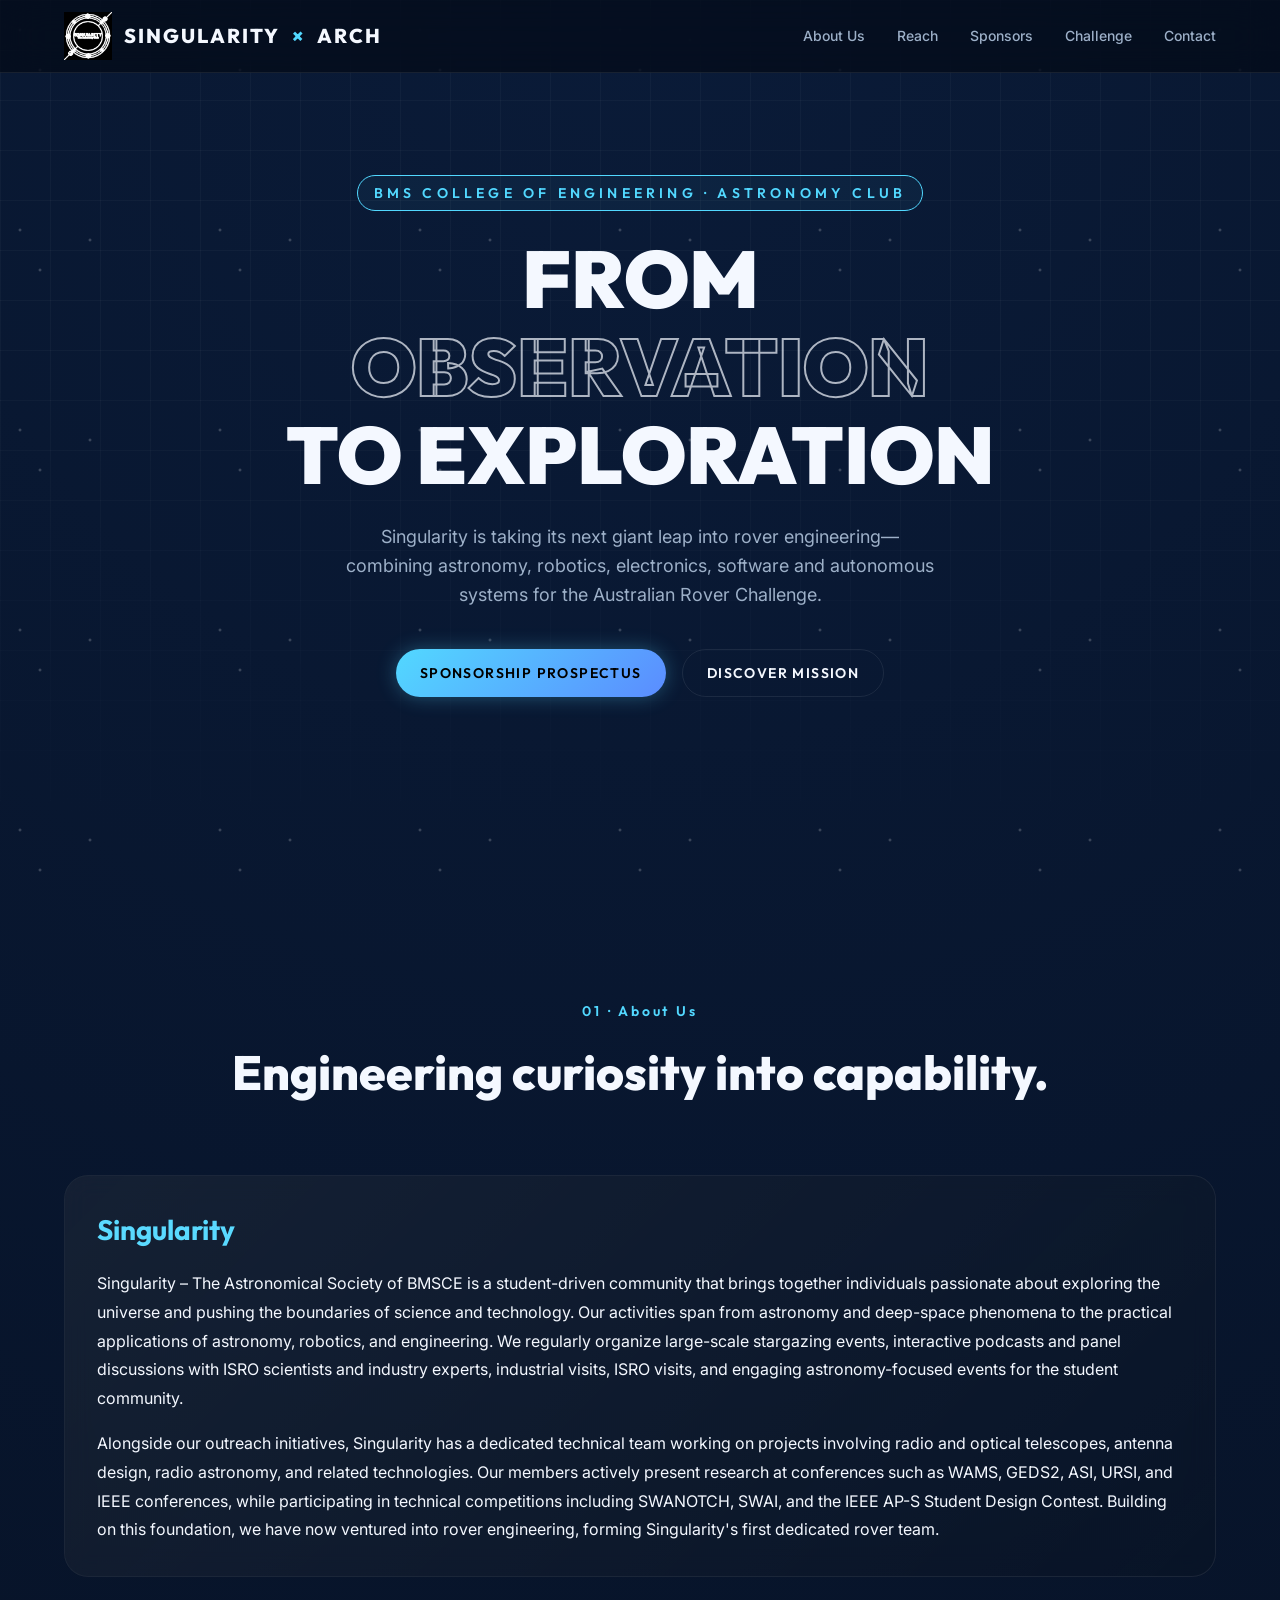
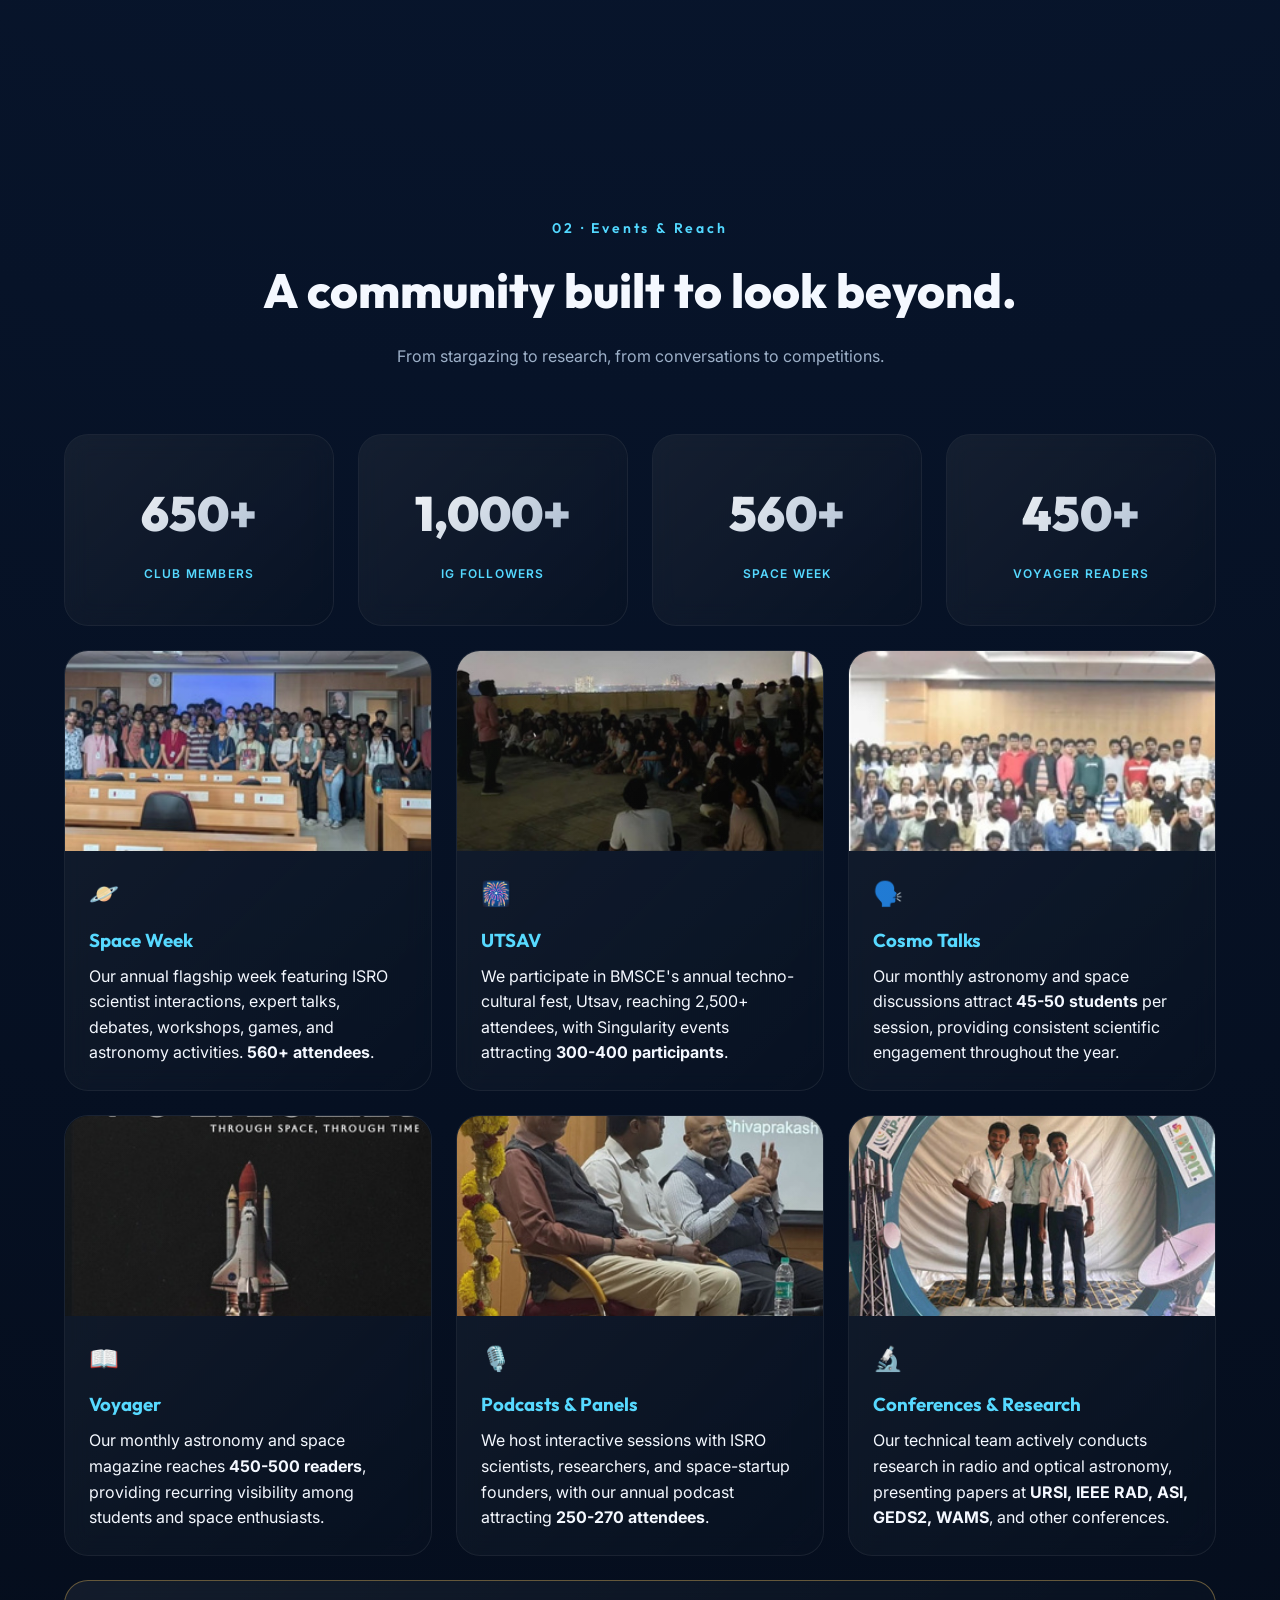
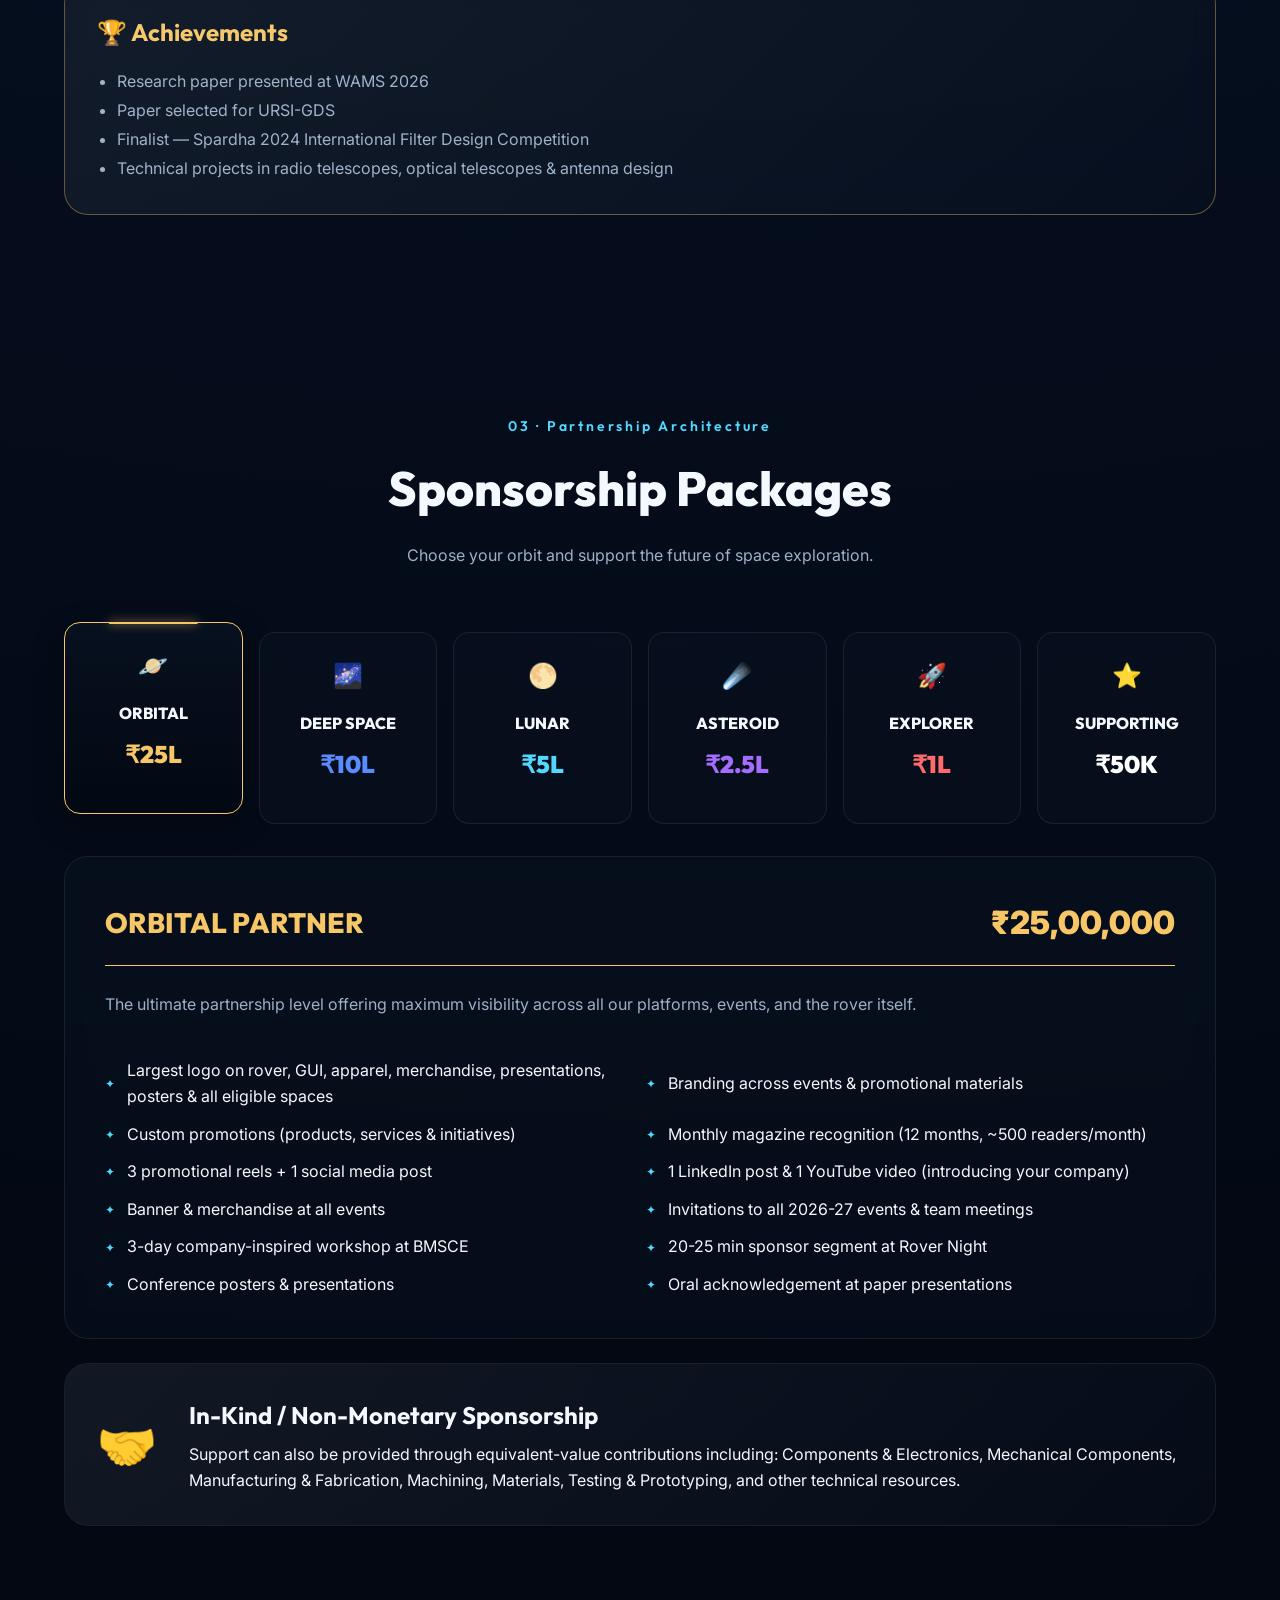
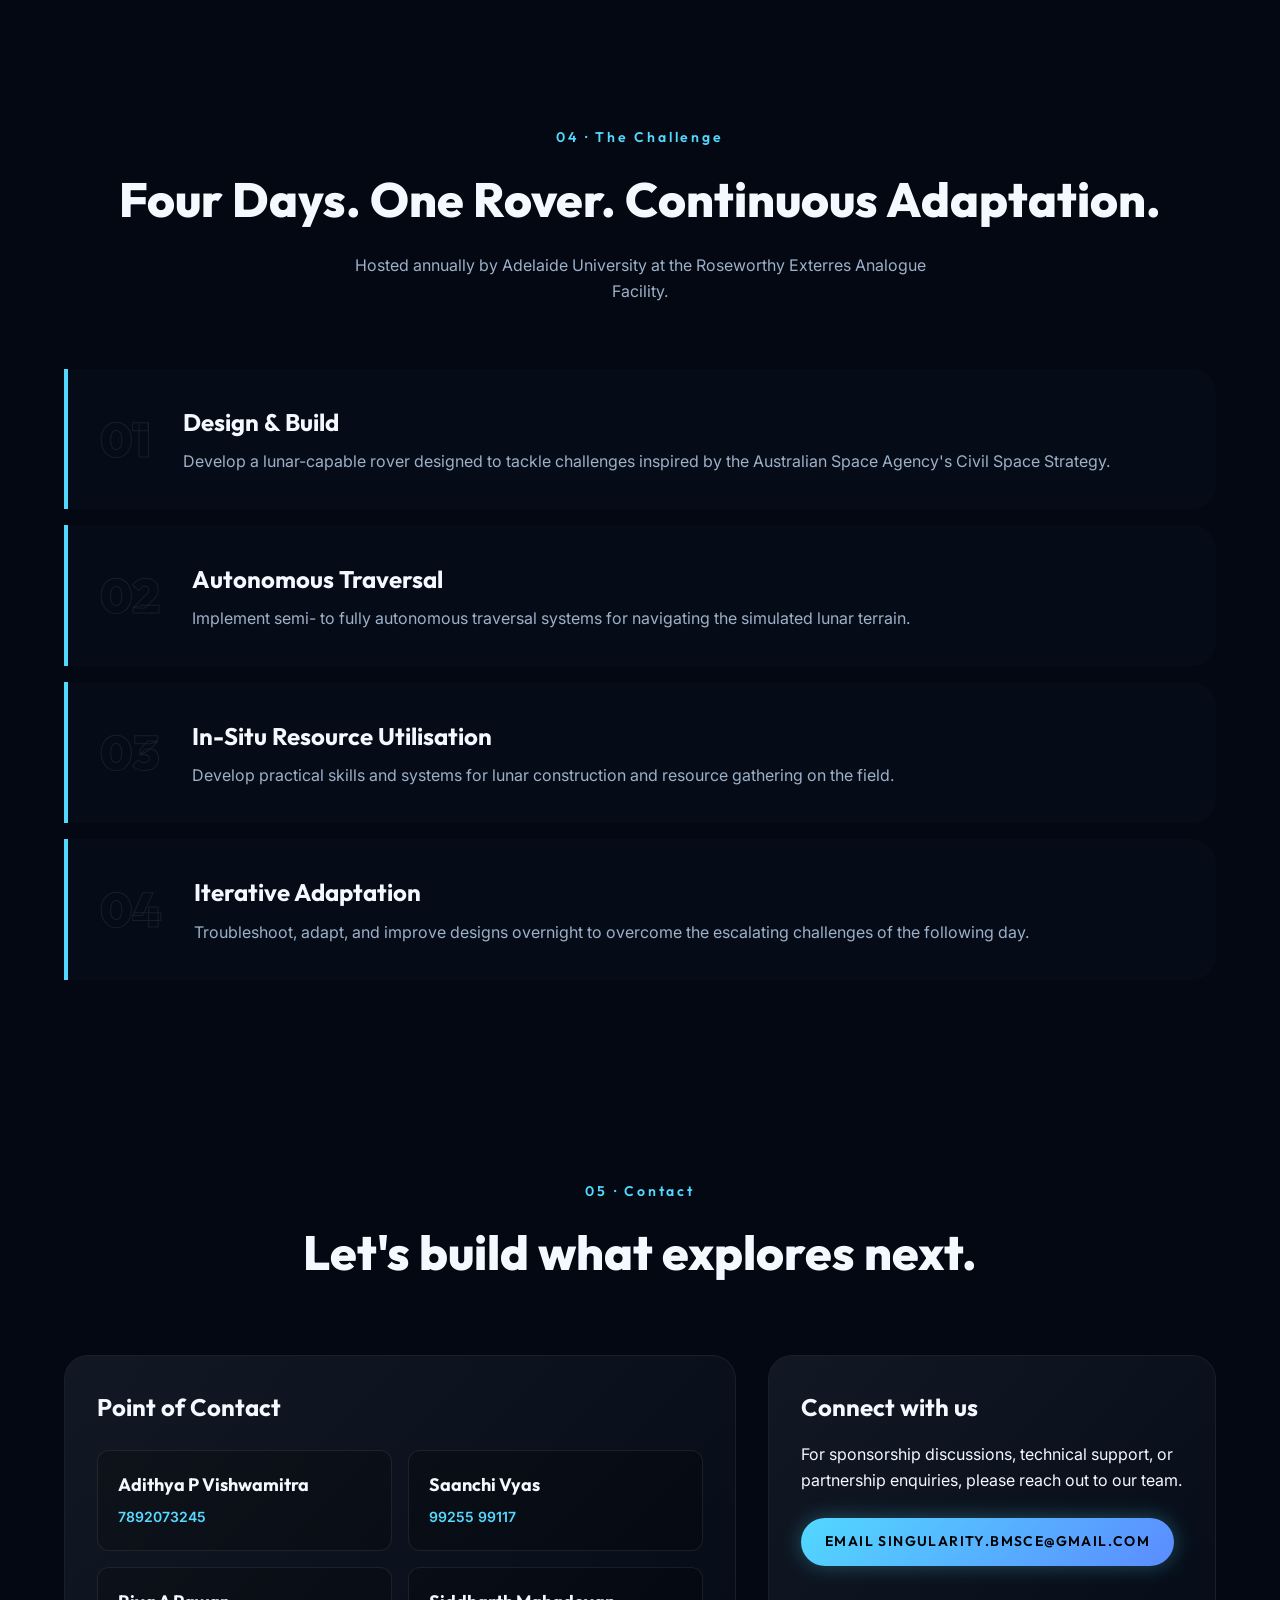
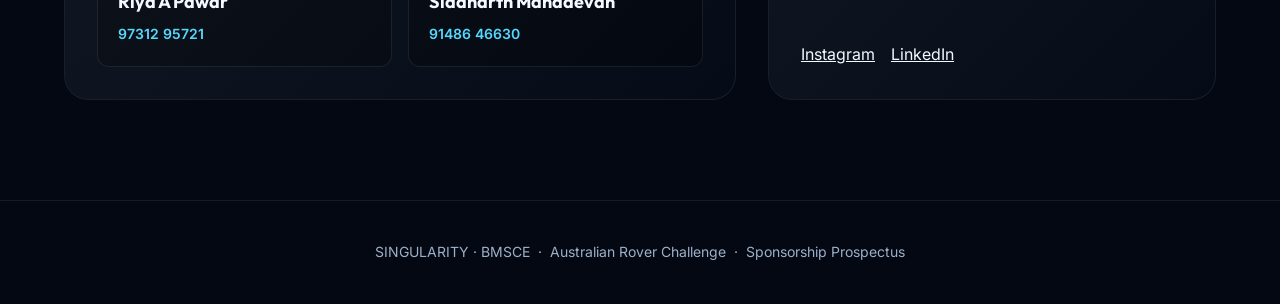
<file: singularity.html>
<!doctype html>
<html lang="en">
<head>
<meta charset="utf-8">
<meta name="viewport" content="width=device-width,initial-scale=1">
<title>Singularity × Australian Rover Challenge</title>
<link rel="preconnect" href="https://fonts.googleapis.com">
<link rel="preconnect" href="https://fonts.gstatic.com" crossorigin>
<link href="https://fonts.googleapis.com/css2?family=Outfit:wght@300;400;600;800;900&family=Inter:wght@300;400;500;600&display=swap" rel="stylesheet">
<style>
:root {
  --bg: #030812;
  --bg-gradient: radial-gradient(circle at 50% 0%, #0a1b38 0%, #030812 70%);
  --text: #f4f8ff;
  --muted: #9db0c8;
  --cyan: #52d8ff;
  --blue: #5b8cff;
  --violet: #a66cff;
  --gold: #f6c667;
  --red: #ff6b6b;
  --white: #ffffff;
  --line: rgba(255, 255, 255, 0.08);
  --glass: rgba(10, 20, 35, 0.4);
  --max: 1200px;
}
* { box-sizing: border-box; margin: 0; padding: 0; }
html { scroll-behavior: smooth; }
body { 
  background: var(--bg-gradient); 
  background-color: var(--bg);
  color: var(--text); 
  font-family: 'Inter', sans-serif; 
  line-height: 1.6;
  overflow-x: hidden;
}

/* Star background and grid */
body::before {
  content: "";
  position: fixed;
  inset: 0;
  pointer-events: none;
  background-image: 
    linear-gradient(rgba(255, 255, 255, 0.03) 1px, transparent 1px),
    linear-gradient(90deg, rgba(255, 255, 255, 0.03) 1px, transparent 1px);
  background-size: 50px 50px;
  z-index: -1;
  mask-image: linear-gradient(to bottom, black 40%, transparent 100%);
}
body::after {
  content: "";
  position: fixed;
  inset: 0;
  pointer-events: none;
  background: radial-gradient(2px 2px at 20px 30px, #ffffff, rgba(0,0,0,0)),
              radial-gradient(2px 2px at 40px 70px, #ffffff, rgba(0,0,0,0)),
              radial-gradient(2px 2px at 90px 40px, #ffffff, rgba(0,0,0,0));
  background-repeat: repeat;
  background-size: 200px 200px;
  opacity: 0.3;
  z-index: -2;
  animation: stars 100s linear infinite;
}
@keyframes stars {
  from { background-position: 0 0; }
  to { background-position: -1000px 1000px; }
}

h1, h2, h3, h4, .brand, .eyebrow {
  font-family: 'Outfit', sans-serif;
}
a { color: inherit; text-decoration: none; }
.wrap { max-width: var(--max); margin: 0 auto; padding: 0 24px; }

/* Navigation */
nav {
  position: fixed;
  top: 0; width: 100%; z-index: 50;
  background: rgba(3, 8, 18, 0.6);
  backdrop-filter: blur(20px);
  -webkit-backdrop-filter: blur(20px);
  border-bottom: 1px solid var(--line);
}
.nav { display: flex; align-items: center; justify-content: space-between; height: 72px; }
.brand { font-size: 20px; font-weight: 800; letter-spacing: 0.1em; text-transform: uppercase; }
.brand span { color: var(--cyan); }
.links { display: flex; gap: 32px; font-size: 14px; font-weight: 500; color: var(--muted); }
.links a { transition: color 0.3s ease; }
.links a:hover { color: var(--text); text-shadow: 0 0 10px rgba(255,255,255,0.3); }

/* Buttons */
.btn {
  display: inline-flex; align-items: center; justify-content: center;
  height: 48px; padding: 0 24px;
  border-radius: 24px; font-size: 14px; font-weight: 600; font-family: 'Outfit', sans-serif;
  text-transform: uppercase; letter-spacing: 0.1em;
  cursor: pointer; transition: all 0.3s ease;
  position: relative; overflow: hidden;
}
.btn::before {
  content: ''; position: absolute; top: 0; left: -100%; width: 100%; height: 100%;
  background: linear-gradient(90deg, transparent, rgba(255,255,255,0.2), transparent);
  transition: all 0.5s ease;
}
.btn:hover::before { left: 100%; }
.btn-primary {
  background: linear-gradient(135deg, var(--cyan), var(--blue));
  color: #000; border: none;
  box-shadow: 0 0 20px rgba(82, 216, 255, 0.3);
}
.btn-primary:hover { box-shadow: 0 0 30px rgba(82, 216, 255, 0.6); transform: translateY(-2px); }
.btn-outline {
  background: transparent; border: 1px solid var(--line); color: var(--text);
}
.btn-outline:hover { border-color: var(--cyan); color: var(--cyan); background: rgba(82, 216, 255, 0.05); }

/* Hero Section */
.hero { min-height: 100vh; display: flex; align-items: center; padding-top: 72px; position: relative; }
.hero-content { position: relative; z-index: 2; max-width: 800px; margin: 0 auto; text-align: center; }
.hero .eyebrow {
  display: inline-block; color: var(--cyan); font-size: 14px; font-weight: 600; letter-spacing: 0.3em;
  margin-bottom: 24px; padding: 6px 16px; border: 1px solid var(--cyan); border-radius: 20px;
  background: rgba(82, 216, 255, 0.05); text-transform: uppercase;
}
.hero h1 {
  font-size: clamp(40px, 8vw, 80px); line-height: 1.1; font-weight: 900; margin-bottom: 24px; text-transform: uppercase;
}
.hero h1 em {
  font-style: normal; color: transparent; -webkit-text-stroke: 2px var(--text); opacity: 0.7;
}
.hero p { font-size: 18px; color: var(--muted); max-width: 600px; margin: 0 auto 40px; }
.hero .actions { display: flex; gap: 16px; justify-content: center; }

/* Sections */
section { padding: 100px 0; position: relative; }
.section-head { text-align: center; margin-bottom: 64px; }
.section-head .eyebrow { color: var(--cyan); font-size: 14px; font-weight: 600; letter-spacing: 0.2em; margin-bottom: 12px; }
.section-head h2 { font-size: clamp(32px, 5vw, 48px); font-weight: 800; }
.section-head p { color: var(--muted); max-width: 600px; margin: 16px auto 0; }

/* Glassmorphism Cards */
.card {
  background: var(--glass);
  backdrop-filter: blur(12px);
  -webkit-backdrop-filter: blur(12px);
  border: 1px solid var(--line);
  border-radius: 24px;
  padding: 32px;
  transition: all 0.3s ease;
  position: relative;
  overflow: hidden;
}
.card:hover {
  transform: translateY(-5px);
  border-color: rgba(255, 255, 255, 0.2);
  box-shadow: 0 10px 30px rgba(0, 0, 0, 0.5);
}
.card::before {
  content: ''; position: absolute; top: 0; left: 0; width: 100%; height: 100%;
  background: linear-gradient(135deg, rgba(255,255,255,0.05) 0%, transparent 100%);
  pointer-events: none;
}

/* Grid Layouts */
.grid-2 { display: grid; grid-template-columns: repeat(2, 1fr); gap: 32px; }
.grid-3 { display: grid; grid-template-columns: repeat(3, 1fr); gap: 24px; }
.grid-4 { display: grid; grid-template-columns: repeat(4, 1fr); gap: 24px; }

/* About */
.about .card h3 { font-size: 24px; margin-bottom: 16px; color: var(--cyan); }

/* Reach Stats */
.stat-card { text-align: center; padding: 40px 24px; }
.stat-card b { 
  display: block; font-size: 48px; font-family: 'Outfit', sans-serif; font-weight: 900; 
  background: linear-gradient(135deg, #fff, var(--muted)); -webkit-background-clip: text; -webkit-text-fill-color: transparent;
  margin-bottom: 8px;
}
.stat-card span { font-size: 12px; font-weight: 600; letter-spacing: 0.1em; text-transform: uppercase; color: var(--cyan); }

/* Packages */
.packages { display: grid; grid-template-columns: repeat(6, 1fr); gap: 16px; margin-bottom: 32px; }
.package {
  background: var(--glass); border: 1px solid var(--line); border-radius: 16px; padding: 24px 16px;
  text-align: center; cursor: pointer; transition: all 0.4s cubic-bezier(0.175, 0.885, 0.32, 1.275);
  position: relative;
}
/* Package Colors */
.package[data-tier="orbital"] { --pkg-color: var(--gold); }
.package[data-tier="deepspace"] { --pkg-color: var(--blue); }
.package[data-tier="lunar"] { --pkg-color: var(--cyan); }
.package[data-tier="asteroid"] { --pkg-color: var(--violet); }
.package[data-tier="explorer"] { --pkg-color: var(--red); }
.package[data-tier="supporting"] { --pkg-color: var(--white); }

.package:hover, .package.active {
  border-color: var(--pkg-color);
  background: linear-gradient(180deg, rgba(10, 20, 35, 0.6) 0%, rgba(3, 8, 18, 0.8) 100%);
  transform: translateY(-10px);
  box-shadow: 0 10px 30px rgba(0, 0, 0, 0.3), inset 0 2px 20px rgba(255,255,255,0.02);
}
.package::after {
  content: ''; position: absolute; top: -1px; left: 50%; transform: translateX(-50%);
  width: 50%; height: 2px; background: var(--pkg-color); border-radius: 2px;
  opacity: 0; transition: opacity 0.3s ease;
  box-shadow: 0 0 10px var(--pkg-color);
}
.package:hover::after, .package.active::after { opacity: 1; }

.package .icon { font-size: 24px; margin-bottom: 16px; color: var(--pkg-color); }
.package h3 { font-size: 16px; font-weight: 800; text-transform: uppercase; margin-bottom: 8px; }
.package .price { font-size: 24px; font-family: 'Outfit', sans-serif; font-weight: 900; color: var(--pkg-color); margin-bottom: 16px; }

.package-detail {
  background: var(--glass); backdrop-filter: blur(12px); border: 1px solid var(--line); border-radius: 24px; padding: 40px;
  display: flex; flex-direction: column; gap: 24px; min-height: 200px;
}
.detail-header { display: flex; justify-content: space-between; align-items: center; border-bottom: 1px solid var(--line); padding-bottom: 16px; }
.detail-header h3 { font-size: 28px; }
.detail-header .price { font-size: 32px; font-weight: 900; }
.detail-content { font-size: 16px; color: var(--muted); line-height: 1.8; }
.detail-features { display: grid; grid-template-columns: repeat(2, 1fr); gap: 12px; margin-top: 16px; }
.detail-features li { list-style: none; display: flex; align-items: center; gap: 12px; }
.detail-features li::before { content: '✦'; color: var(--cyan); font-size: 12px; }

/* Timeline */
.timeline { display: flex; flex-direction: column; gap: 16px; }
.step {
  display: flex; align-items: center; gap: 32px; padding: 32px;
  background: var(--glass); border-left: 4px solid var(--cyan); border-radius: 0 24px 24px 0;
  transition: transform 0.3s ease;
}
.step:hover { transform: translateX(10px); background: rgba(255,255,255,0.05); }
.step .num { font-size: 48px; font-weight: 900; font-family: 'Outfit'; color: transparent; -webkit-text-stroke: 1px var(--line); }
.step:hover .num { color: var(--cyan); -webkit-text-stroke: 0; }
.step-content h3 { font-size: 24px; margin-bottom: 8px; }
.step-content p { color: var(--muted); margin: 0; }

/* Contact */
.contact-grid { display: grid; grid-template-columns: 1.5fr 1fr; gap: 32px; }
.poc-list { display: grid; grid-template-columns: repeat(2, 1fr); gap: 16px; }
.poc-card { background: rgba(0,0,0,0.3); border: 1px solid var(--line); border-radius: 12px; padding: 20px; }
.poc-card strong { display: block; font-family: 'Outfit'; font-size: 18px; margin-bottom: 4px; }
.poc-card small { color: var(--cyan); font-weight: 600; font-size: 14px; }

/* Footer */
footer { border-top: 1px solid var(--line); padding: 40px 0; text-align: center; color: var(--muted); font-size: 14px; }

/* Animations */
.fade-in-up { opacity: 0; transform: translateY(30px); transition: opacity 0.8s ease, transform 0.8s ease; }
.fade-in-up.visible { opacity: 1; transform: translateY(0); }

/* Responsive */
@media (max-width: 1024px) {
  .packages { grid-template-columns: repeat(3, 1fr); }
  .grid-4 { grid-template-columns: repeat(2, 1fr); }
}
@media (max-width: 768px) {
  .nav .links { display: none; }
  .hero h1 { font-size: 48px; }
  .grid-2, .grid-3, .contact-grid { grid-template-columns: 1fr; }
  .poc-list { grid-template-columns: 1fr; }
  .detail-features { grid-template-columns: 1fr; }
  .step { flex-direction: column; align-items: flex-start; gap: 16px; }
}
</style>
</head>
<body>

<nav>
  <div class="wrap nav">
    <a href="#top" class="brand" style="display: flex; align-items: center; gap: 12px;">
      <img src="images/page1_img3.png" alt="Singularity Astronomy Club Logo" style="height: 48px; width: auto; object-fit: contain;">
      Singularity <span>×</span> ARCh
    </a>
    <div class="links">
      <a href="#about">About Us</a>
      <a href="#reach">Reach</a>
      <a href="#sponsors">Sponsors</a>
      <a href="#challenge">Challenge</a>
      <a href="#contact">Contact</a>
    </div>
  </div>
</nav>

<main id="top">
  <section class="hero">
    <div class="wrap hero-content fade-in-up">
      <div class="eyebrow">BMS College of Engineering · Astronomy Club</div>
      <h1>From <em>Observation</em><br>To Exploration</h1>
      <p>Singularity is taking its next giant leap into rover engineering—combining astronomy, robotics, electronics, software and autonomous systems for the Australian Rover Challenge.</p>
      <div class="actions">
        <a href="#sponsors" class="btn btn-primary">Sponsorship Prospectus</a>
        <a href="#about" class="btn btn-outline">Discover Mission</a>
      </div>
    </div>
  </section>

  <section id="about">
    <div class="wrap">
      <div class="section-head fade-in-up">
        <div class="eyebrow">01 · About Us</div>
        <h2>Engineering curiosity into capability.</h2>
      </div>
      <div class="card fade-in-up" style="margin-bottom: 40px;">
        <h3 style="font-size: 28px; margin-bottom: 16px; color: var(--cyan);">Singularity</h3>
        <p class="muted" style="font-size: 16px; line-height: 1.8;">
          Singularity – The Astronomical Society of BMSCE is a student-driven community that brings together individuals passionate about exploring the universe and pushing the boundaries of science and technology. Our activities span from astronomy and deep-space phenomena to the practical applications of astronomy, robotics, and engineering. We regularly organize large-scale stargazing events, interactive podcasts and panel discussions with ISRO scientists and industry experts, industrial visits, ISRO visits, and engaging astronomy-focused events for the student community.
        </p>
        <p class="muted" style="font-size: 16px; line-height: 1.8; margin-top: 16px;">
          Alongside our outreach initiatives, Singularity has a dedicated technical team working on projects involving radio and optical telescopes, antenna design, radio astronomy, and related technologies. Our members actively present research at conferences such as WAMS, GEDS2, ASI, URSI, and IEEE conferences, while participating in technical competitions including SWANOTCH, SWAI, and the IEEE AP-S Student Design Contest. Building on this foundation, we have now ventured into rover engineering, forming Singularity's first dedicated rover team.
        </p>
      </div>
    </div>
  </section>

  <section id="reach">
    <div class="wrap">
      <div class="section-head fade-in-up">
        <div class="eyebrow">02 · Events & Reach</div>
        <h2>A community built to look beyond.</h2>
        <p>From stargazing to research, from conversations to competitions.</p>
      </div>
      
      <div class="grid-4 fade-in-up">
        <div class="card stat-card"><b>650+</b><span>Club Members</span></div>
        <div class="card stat-card"><b>1,000+</b><span>IG Followers</span></div>
        <div class="card stat-card"><b>560+</b><span>Space Week</span></div>
        <div class="card stat-card"><b>450+</b><span>Voyager Readers</span></div>
      </div>
      
      <div class="grid-3 fade-in-up" style="margin-top: 24px;">
        <article class="card" style="padding: 0; overflow: hidden; display: flex; flex-direction: column;">
          <img src="images/page4_img5.jpeg" alt="Space Week" style="width: 100%; height: 200px; object-fit: cover;">
          <div style="padding: 24px; flex-grow: 1;">
            <div style="font-size: 24px; margin-bottom: 12px;">🪐</div>
            <h3 style="color: var(--cyan); margin-bottom: 8px;">Space Week</h3>
            <p class="muted">Our annual flagship week featuring ISRO scientist interactions, expert talks, debates, workshops, games, and astronomy activities. <strong>560+ attendees</strong>.</p>
          </div>
        </article>
        <article class="card" style="padding: 0; overflow: hidden; display: flex; flex-direction: column;">
          <img src="images/page4_img6.jpeg" alt="UTSAV" style="width: 100%; height: 200px; object-fit: cover;">
          <div style="padding: 24px; flex-grow: 1;">
            <div style="font-size: 24px; margin-bottom: 12px;">🎆</div>
            <h3 style="color: var(--cyan); margin-bottom: 8px;">UTSAV</h3>
            <p class="muted">We participate in BMSCE's annual techno-cultural fest, Utsav, reaching 2,500+ attendees, with Singularity events attracting <strong>300-400 participants</strong>.</p>
          </div>
        </article>
        <article class="card" style="padding: 0; overflow: hidden; display: flex; flex-direction: column;">
          <img src="images/page4_img7.jpeg" alt="Cosmo Talks" style="width: 100%; height: 200px; object-fit: cover;">
          <div style="padding: 24px; flex-grow: 1;">
            <div style="font-size: 24px; margin-bottom: 12px;">🗣️</div>
            <h3 style="color: var(--cyan); margin-bottom: 8px;">Cosmo Talks</h3>
            <p class="muted">Our monthly astronomy and space discussions attract <strong>45-50 students</strong> per session, providing consistent scientific engagement throughout the year.</p>
          </div>
        </article>
        <article class="card" style="padding: 0; overflow: hidden; display: flex; flex-direction: column;">
          <img src="images/page4_img9.jpeg" alt="Voyager" style="width: 100%; height: 200px; object-fit: cover;">
          <div style="padding: 24px; flex-grow: 1;">
            <div style="font-size: 24px; margin-bottom: 12px;">📖</div>
            <h3 style="color: var(--cyan); margin-bottom: 8px;">Voyager</h3>
            <p class="muted">Our monthly astronomy and space magazine reaches <strong>450-500 readers</strong>, providing recurring visibility among students and space enthusiasts.</p>
          </div>
        </article>
        <article class="card" style="padding: 0; overflow: hidden; display: flex; flex-direction: column;">
          <img src="images/page4_img8.jpeg" alt="Podcasts & Panels" style="width: 100%; height: 200px; object-fit: cover;">
          <div style="padding: 24px; flex-grow: 1;">
            <div style="font-size: 24px; margin-bottom: 12px;">🎙️</div>
            <h3 style="color: var(--cyan); margin-bottom: 8px;">Podcasts & Panels</h3>
            <p class="muted">We host interactive sessions with ISRO scientists, researchers, and space-startup founders, with our annual podcast attracting <strong>250-270 attendees</strong>.</p>
          </div>
        </article>
        <article class="card" style="padding: 0; overflow: hidden; display: flex; flex-direction: column;">
          <img src="images/page4_img10.jpeg" alt="Conferences & Research" style="width: 100%; height: 200px; object-fit: cover;">
          <div style="padding: 24px; flex-grow: 1;">
            <div style="font-size: 24px; margin-bottom: 12px;">🔬</div>
            <h3 style="color: var(--cyan); margin-bottom: 8px;">Conferences & Research</h3>
            <p class="muted">Our technical team actively conducts research in radio and optical astronomy, presenting papers at <strong>URSI, IEEE RAD, ASI, GEDS2, WAMS</strong>, and other conferences.</p>
          </div>
        </article>
      </div>

      <div class="card fade-in-up" style="margin-top: 24px; border-color: rgba(246, 198, 103, 0.4);">
        <h3 style="font-family: 'Outfit'; font-size: 24px; margin-bottom: 16px; color: var(--gold);">🏆 Achievements</h3>
        <ul style="color: var(--muted); line-height: 1.8; margin-left: 20px;">
          <li>Research paper presented at WAMS 2026</li>
          <li>Paper selected for URSI-GDS</li>
          <li>Finalist — Spardha 2024 International Filter Design Competition</li>
          <li>Technical projects in radio telescopes, optical telescopes & antenna design</li>
        </ul>
      </div>
    </div>
  </section>

  <section id="sponsors">
    <div class="wrap">
      <div class="section-head fade-in-up">
        <div class="eyebrow">03 · Partnership Architecture</div>
        <h2>Sponsorship Packages</h2>
        <p>Choose your orbit and support the future of space exploration.</p>
      </div>
      
      <div class="packages fade-in-up">
        <article class="package active" data-tier="orbital" data-name="Orbital Partner" data-price="₹25,00,000" data-desc="The ultimate partnership level offering maximum visibility across all our platforms, events, and the rover itself.">
          <div class="icon">🪐</div>
          <h3>Orbital</h3>
          <div class="price">₹25L</div>
        </article>
        <article class="package" data-tier="deepspace" data-name="Deep Space Partner" data-price="₹10,00,000" data-desc="Comprehensive partnership with large branding on the rover and major presence at all events and promotional materials.">
          <div class="icon">🌌</div>
          <h3>Deep Space</h3>
          <div class="price">₹10L</div>
        </article>
        <article class="package" data-tier="lunar" data-name="Lunar Partner" data-price="₹5,00,000" data-desc="Significant visibility with medium rover branding, dedicated reels, and segments during our flagship Rover Night.">
          <div class="icon">🌕</div>
          <h3>Lunar</h3>
          <div class="price">₹5L</div>
        </article>
        <article class="package" data-tier="asteroid" data-name="Asteroid Partner" data-price="₹2,50,000" data-desc="Valuable partnership with medium branding on the rover, magazine recognition, and event acknowledgements.">
          <div class="icon">☄️</div>
          <h3>Asteroid</h3>
          <div class="price">₹2.5L</div>
        </article>
        <article class="package" data-tier="explorer" data-name="Explorer Partner" data-price="₹1,00,000" data-desc="Standard branding on the rover, social media features, and invitations to all major Singularity events.">
          <div class="icon">🚀</div>
          <h3>Explorer</h3>
          <div class="price">₹1L</div>
        </article>
        <article class="package" data-tier="supporting" data-name="Supporting Partner" data-price="₹50,000" data-desc="Essential support recognized through social media, promotional materials, and official acknowledgement as a partner.">
          <div class="icon">⭐</div>
          <h3>Supporting</h3>
          <div class="price">₹50K</div>
        </article>
      </div>

      <div class="package-detail fade-in-up" id="packageDetail">
        <!-- Injected via JS -->
      </div>
      
      <div class="card fade-in-up" style="margin-top: 24px; display: flex; align-items: center; gap: 32px;">
        <div style="font-size: 48px;">🤝</div>
        <div>
          <h3 style="font-family: 'Outfit'; font-size: 24px; margin-bottom: 8px;">In-Kind / Non-Monetary Sponsorship</h3>
          <p class="muted">Support can also be provided through equivalent-value contributions including: Components & Electronics, Mechanical Components, Manufacturing & Fabrication, Machining, Materials, Testing & Prototyping, and other technical resources.</p>
        </div>
      </div>
    </div>
  </section>

  <section id="challenge">
    <div class="wrap">
      <div class="section-head fade-in-up">
        <div class="eyebrow">04 · The Challenge</div>
        <h2>Four Days. One Rover. Continuous Adaptation.</h2>
        <p>Hosted annually by Adelaide University at the Roseworthy Exterres Analogue Facility.</p>
      </div>
      <div class="timeline fade-in-up">
        <div class="step">
          <div class="num">01</div>
          <div class="step-content">
            <h3>Design & Build</h3>
            <p>Develop a lunar-capable rover designed to tackle challenges inspired by the Australian Space Agency's Civil Space Strategy.</p>
          </div>
        </div>
        <div class="step">
          <div class="num">02</div>
          <div class="step-content">
            <h3>Autonomous Traversal</h3>
            <p>Implement semi- to fully autonomous traversal systems for navigating the simulated lunar terrain.</p>
          </div>
        </div>
        <div class="step">
          <div class="num">03</div>
          <div class="step-content">
            <h3>In-Situ Resource Utilisation</h3>
            <p>Develop practical skills and systems for lunar construction and resource gathering on the field.</p>
          </div>
        </div>
        <div class="step">
          <div class="num">04</div>
          <div class="step-content">
            <h3>Iterative Adaptation</h3>
            <p>Troubleshoot, adapt, and improve designs overnight to overcome the escalating challenges of the following day.</p>
          </div>
        </div>
      </div>
    </div>
  </section>

  <section id="contact">
    <div class="wrap">
      <div class="section-head fade-in-up">
        <div class="eyebrow">05 · Contact</div>
        <h2>Let's build what explores next.</h2>
      </div>
      <div class="contact-grid fade-in-up">
        <div class="card">
          <h3 style="font-family: 'Outfit'; font-size: 24px; margin-bottom: 24px;">Point of Contact</h3>
          <div class="poc-list">
            <div class="poc-card"><strong>Adithya P Vishwamitra</strong><small>7892073245</small></div>
            <div class="poc-card"><strong>Saanchi Vyas</strong><small>99255 99117</small></div>
            <div class="poc-card"><strong>Riya A Pawar</strong><small>97312 95721</small></div>
            <div class="poc-card"><strong>Siddharth Mahadevan</strong><small>91486 46630</small></div>
          </div>
        </div>
        <div class="card" style="display: flex; flex-direction: column; justify-content: center;">
          <h3 style="font-family: 'Outfit'; font-size: 24px; margin-bottom: 16px;">Connect with us</h3>
          <p class="muted" style="margin-bottom: 24px;">For sponsorship discussions, technical support, or partnership enquiries, please reach out to our team.</p>
          <a href="mailto:singularity.bmsce@gmail.com" class="btn btn-primary" style="align-self: flex-start; margin-bottom: 16px;">Email singularity.bmsce@gmail.com</a>
          <div style="display: flex; gap: 16px; margin-top: auto;">
            <a href="https://www.instagram.com/singularity_bmsce/" target="_blank" class="muted" style="text-decoration: underline;">Instagram</a>
            <a href="https://www.linkedin.com/company/78865505/" target="_blank" class="muted" style="text-decoration: underline;">LinkedIn</a>
          </div>
        </div>
      </div>
    </div>
  </section>
</main>

<footer>
  <div class="wrap">
    <p>SINGULARITY · BMSCE &nbsp;·&nbsp; Australian Rover Challenge &nbsp;·&nbsp; Sponsorship Prospectus</p>
  </div>
</footer>

<script>
  // Package selection logic
  const packagesData = {
    orbital: {
      color: 'var(--gold)',
      features: [
        'Largest logo on rover, GUI, apparel, merchandise, presentations, posters & all eligible spaces',
        'Branding across events & promotional materials',
        'Custom promotions (products, services & initiatives)',
        'Monthly magazine recognition (12 months, ~500 readers/month)',
        '3 promotional reels + 1 social media post',
        '1 LinkedIn post & 1 YouTube video (introducing your company)',
        'Banner & merchandise at all events',
        'Invitations to all 2026-27 events & team meetings',
        '3-day company-inspired workshop at BMSCE',
        '20-25 min sponsor segment at Rover Night',
        'Conference posters & presentations',
        'Oral acknowledgement at paper presentations'
      ]
    },
    deepspace: {
      color: 'var(--blue)',
      features: [
        'Large logo on rover, GUI, apparel, merchandise, presentations & posters',
        'Branding across promotional materials',
        'Monthly magazine recognition (6 months, ~500 readers/month)',
        '2 promotional reels + 1 social media post & 1 LinkedIn post',
        'Small banner at all events',
        'Invitations to all 2026-27 events & team meetings',
        '1-day company-inspired workshop at BMSCE',
        '15 min sponsor segment at Rover Night',
        'Conference posters & presentations',
        'Oral acknowledgement at paper presentations'
      ]
    },
    lunar: {
      color: 'var(--cyan)',
      features: [
        'Medium logo on rover, GUI, apparel, merchandise, presentations & posters',
        '1 promotional reel',
        'Magazine recognition (3 months)',
        'Invitations to all 2026-27 events & team meetings',
        '10 min sponsor segment at Rover Night',
        'Conference posters & presentations',
        'Oral acknowledgement at paper presentations'
      ]
    },
    asteroid: {
      color: 'var(--violet)',
      features: [
        'Medium logo on rover, apparel, merchandise & select promotional materials',
        '1 social media post',
        'Magazine recognition (1 month)',
        'Invitations to all 2026-27 events & team meetings',
        '3 min sponsor segment at Rover Night',
        'Acknowledgement in selected presentations'
      ]
    },
    explorer: {
      color: 'var(--red)',
      features: [
        'Standard logo on rover',
        'Group feature post on social media',
        'Invitations to all major events',
        'Acknowledgement during events & presentations',
        '1 min sponsor acknowledgement at Rover Night',
        'Name in selected promotional material'
      ]
    },
    supporting: {
      color: 'var(--white)',
      features: [
        'Group feature post on social media',
        'Name in selected promotional material',
        'Invitations to all major events',
        'Acknowledgement during Rover Night',
        'Recognised as a Supporting Partner of our rover initiative'
      ]
    }
  };

  const cards = document.querySelectorAll('.package');
  const detail = document.getElementById('packageDetail');
  
  function updateDetail(card) {
    const tier = card.dataset.tier;
    const name = card.dataset.name;
    const price = card.dataset.price;
    const desc = card.dataset.desc;
    const data = packagesData[tier];
    
    let featuresHtml = '';
    data.features.forEach(f => {
      featuresHtml += `<li>${f}</li>`;
    });

    detail.innerHTML = `
      <div class="detail-header" style="border-bottom-color: ${data.color}">
        <h3 style="color: ${data.color}; font-family: 'Outfit'; font-weight: 800; text-transform: uppercase;">${name}</h3>
        <div class="price" style="color: ${data.color}">${price}</div>
      </div>
      <div class="detail-content">${desc}</div>
      <ul class="detail-features">
        ${featuresHtml}
      </ul>
    `;
  }

  // Initialize with first card
  updateDetail(cards[0]);

  cards.forEach(card => {
    card.addEventListener('click', () => {
      cards.forEach(c => c.classList.remove('active'));
      card.classList.add('active');
      
      // Animate detail container
      detail.style.opacity = '0';
      detail.style.transform = 'translateY(10px)';
      
      setTimeout(() => {
        updateDetail(card);
        detail.style.transition = 'all 0.4s ease';
        detail.style.opacity = '1';
        detail.style.transform = 'translateY(0)';
      }, 200);
    });
  });

  // Intersection Observer for scroll animations
  const observer = new IntersectionObserver((entries) => {
    entries.forEach(entry => {
      if (entry.isIntersecting) {
        entry.target.classList.add('visible');
      }
    });
  }, { threshold: 0.1 });

  document.querySelectorAll('.fade-in-up').forEach(el => {
    observer.observe(el);
  });
</script>
</body>
</html>
</file>
